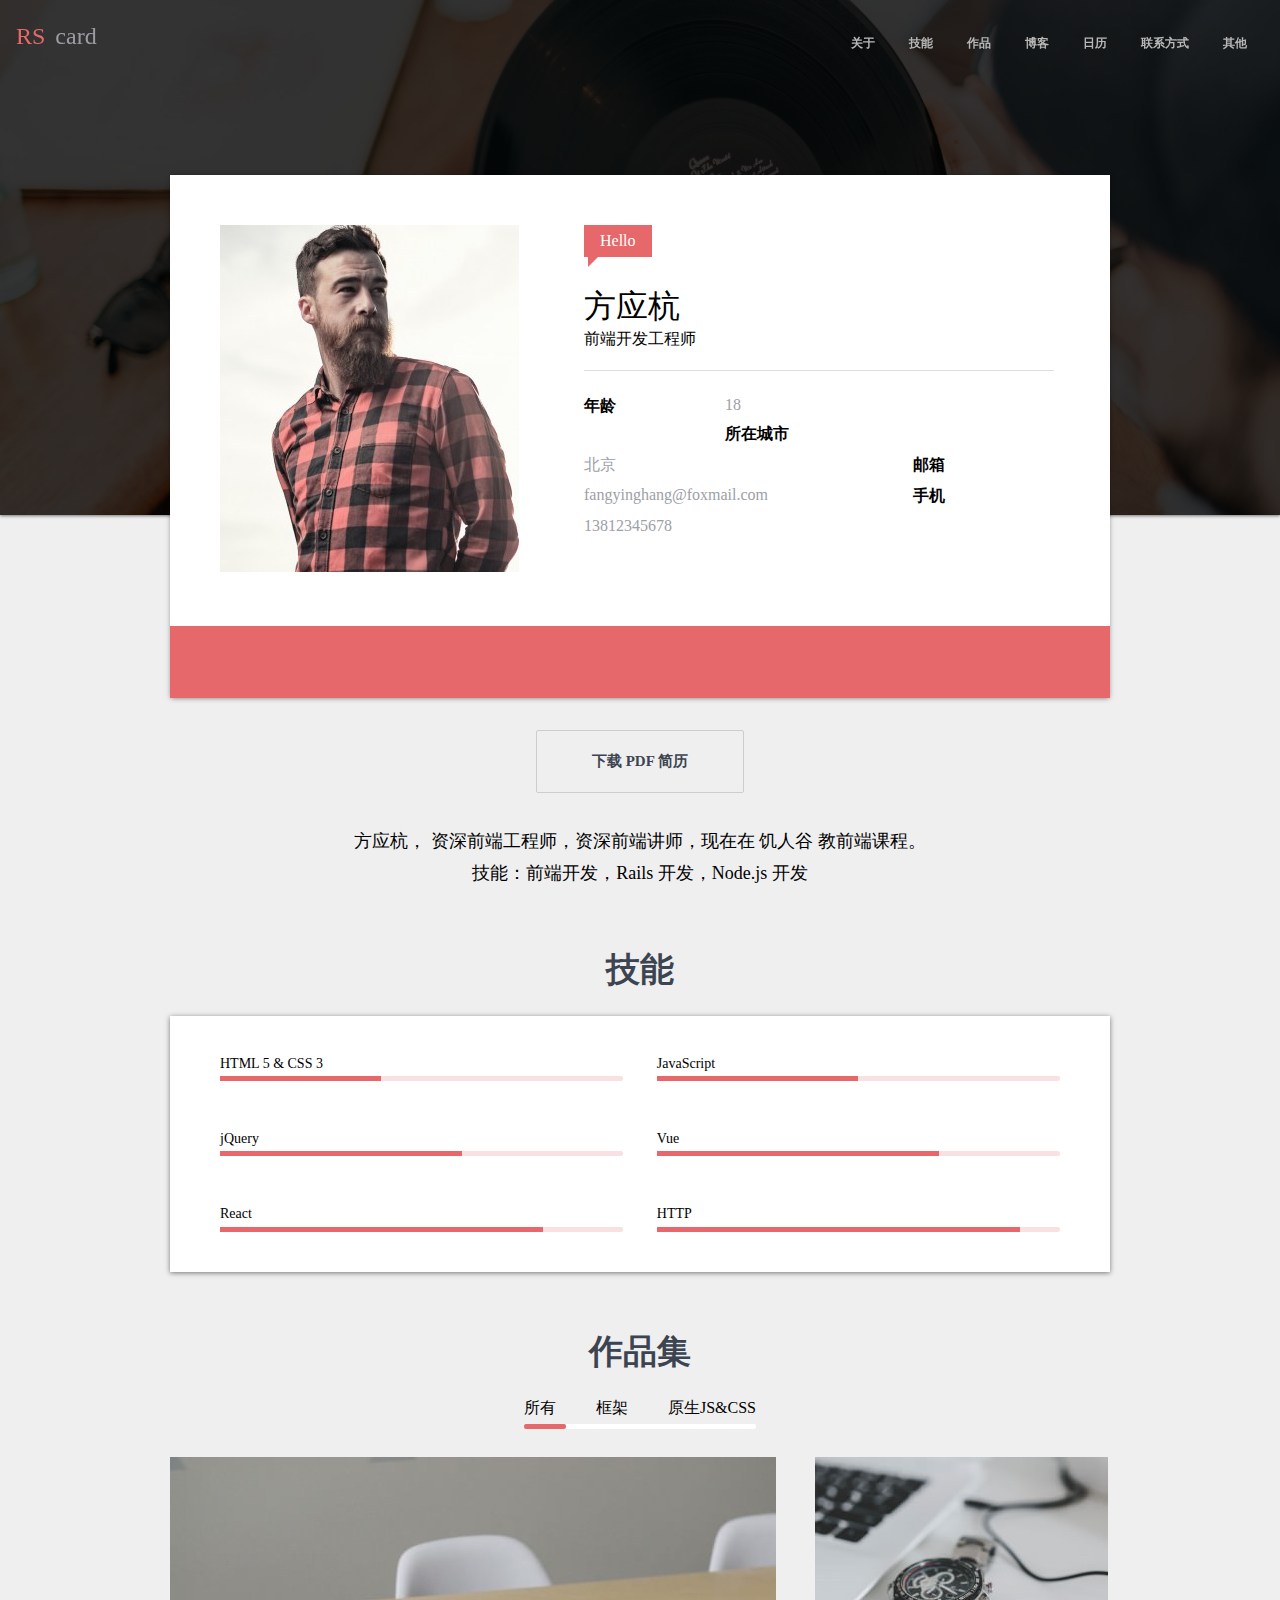
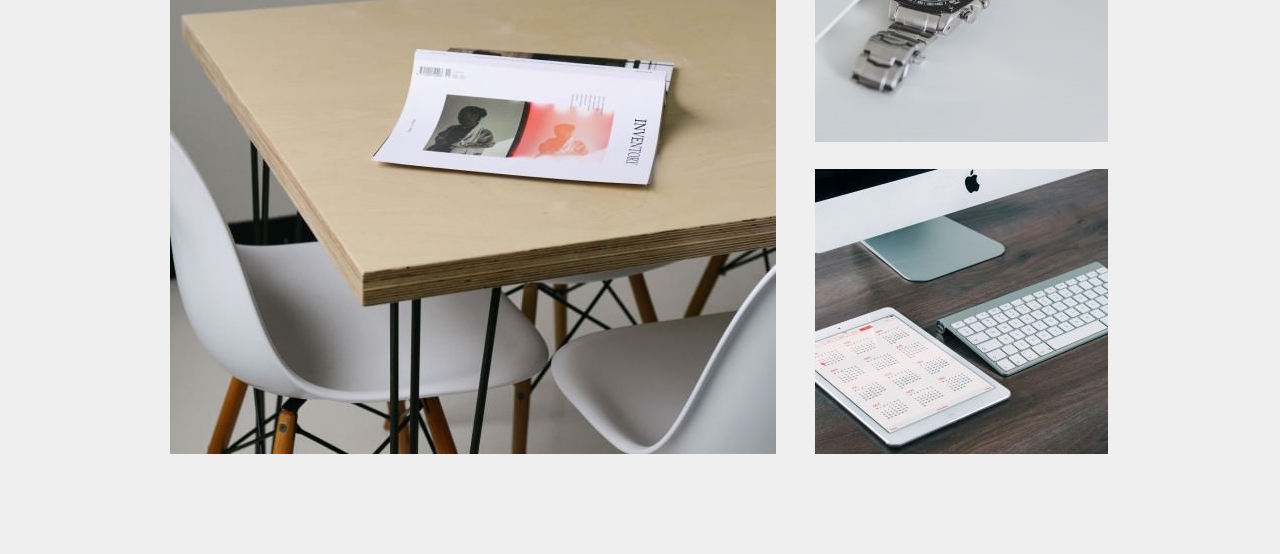
<file: index.html>
<!DOCTYPE html>
<html>

<head>
  <title>方方的个人简历</title>
  <link rel="stylesheet" href="./a.css">
  <script src="//at.alicdn.com/t/font_1127849_lb5omexgkyi.js"></script>
  <style type="text/css">
    .icon {
       width: 1em; height: 1em;
       vertical-align: -0.15em;
       fill: currentColor;
       overflow: hidden;
    }
</style>
</head>

<body >
  <div class="topNavBar">
    <div class="topNavBar-inner clearfix">
      <a class="logo" href="#" alt="logo" style="float: left;">
        <span class="rs">RS</span>
        <span class="card">card</span>
      </a>
      <nav style="float: right;">
        <ul class="clearfix">
          <li>
            <a href="#">关于</a>
          </li>
          <li>
            <a href="#">技能</a>
          </li>
          <li>
            <a href="#">作品</a>
          </li>
          <li>
            <a href="#">博客</a>
          </li>
          <li>
            <a href="#">日历</a>
          </li>
          <li>
            <a href="#">联系方式</a>
          </li>
          <li>
            <a href="#">其他</a>
          </li>
        </ul>
      </nav>
    </div>
  </div>
  <div class="banner">
    <div class="mask"></div>
  </div>
  <main class='clearfix'>
    <div class="userCard">
      <div class="pictureAndText clearfix">
        <div class="picture">
          <img src="./img/avatar.jpg" width=299 height=347 alt="头像">
        </div>
        <div class="text">
          <span class="welcome">Hello
            <span class="triangle"></span>
          </span>
          <h1>方应杭</h1>
          <p>前端开发工程师</p>
          <hr>
          <dl>
            <dt>年龄</dt>
            <dd>18</dd>
            <dt>所在城市</dt>
            <dd>北京</dd>
            <dt>邮箱</dt>
            <dd>fangyinghang@foxmail.com</dd>
            <dt>手机</dt>
            <dd>13812345678</dd>
          </dl>
        </div>
      </div>
      <footer class="media">
        <a href="#">
          <svg class="icon" aria-hidden="true">
              <use xlink:href="#icon-github1"></use>
          </svg>
        </a>
        <a href="#">
          <svg class="icon" aria-hidden="true">
              <use xlink:href="#icon-twitter"></use>
          </svg>
        </a>
        <a href="#">
          <svg class="icon" aria-hidden="true">
              <use xlink:href="#icon-weibo-copy"></use>
          </svg>
        </a>
      </footer>
    </div>
<p class="downlond-wrapper">
    <a class="downlondresume" href="./photo.pdf" target="_blank" download>下载 PDF 简历</a>
  </p>
    <p class="introduce">
      方应杭， 资深前端工程师，资深前端讲师，现在在 饥人谷 教前端课程。
      <br> 技能：前端开发，Rails 开发，Node.js 开发
    </p>

  </main>
  <section class="skill ">
    <h2>技能</h2>
    <ol class="clearfix">
      <li>
        <h3>HTML 5 &amp; CSS 3</h3>
        <div class="progressbar">
          <div class="progress" style="width:40%"></div>
        </div>       
      </li>
      <li>
        <h3>JavaScript</h3>
        <div class="progressbar">
            <div class="progress" style="width:50%"></div>
          </div>  
      </li>
      <li>
        <h3>jQuery</h3>
        <div class="progressbar">
            <div class="progress" style="width:60%"></div>
          </div>  
        </li>
      <li>
        <h3>Vue</h3>
        <div class="progressbar">
            <div class="progress" style="width:70%"></div>
          </div>  
        </li>
      <li>
        <h3>React</h3>
        <div class="progressbar">
            <div class="progress" style="width:80%"></div>
          </div>  
      </li>
      <li>
        <h3>HTTP</h3>
        <div class="progressbar">
            <div class="progress" style="width:90%"></div>
          </div>  
      </li>
    </ol>
  </section>
  <section class="production">
    <h2>作品集</h2>
    <nav>
      <ol class="clearfix">
        <li id="portfolio1">所有</li>
        <li id="portfolio2">框架</li>
        <li id="portfolio3">原生JS&amp;CSS</li>
      </ol>
      <div id="portfolioBar" class="bar state-1">
          <div class="progress"></div>
             </div>
    </nav>

    <script>
        portfolio1.onclick= function(){
          portfolioBar.className = 'bar state-1'
        }
        portfolio2.onclick= function(){
          portfolioBar.className = 'bar state-2'
        }
        portfolio3.onclick= function(){
          portfolioBar.className = 'bar state-3'
        }
      </script>

    <div class="jobs" style="height:597px;">
      <div class="big" style="top:0; left:0;">
        <img src="./img/1.jpg" alt="作品1" >
      </div>
      <div class="small" style="top:0; left:645px;">
        <img src="./img/2.jpg" alt="作品2" >
      </div>
      <div class="small" style="top:312px; left:645px;">
        <img src="./img/3.jpg" alt="作品3" >
      </div>
    </div>

  </section>
</body>

</html>
</file>
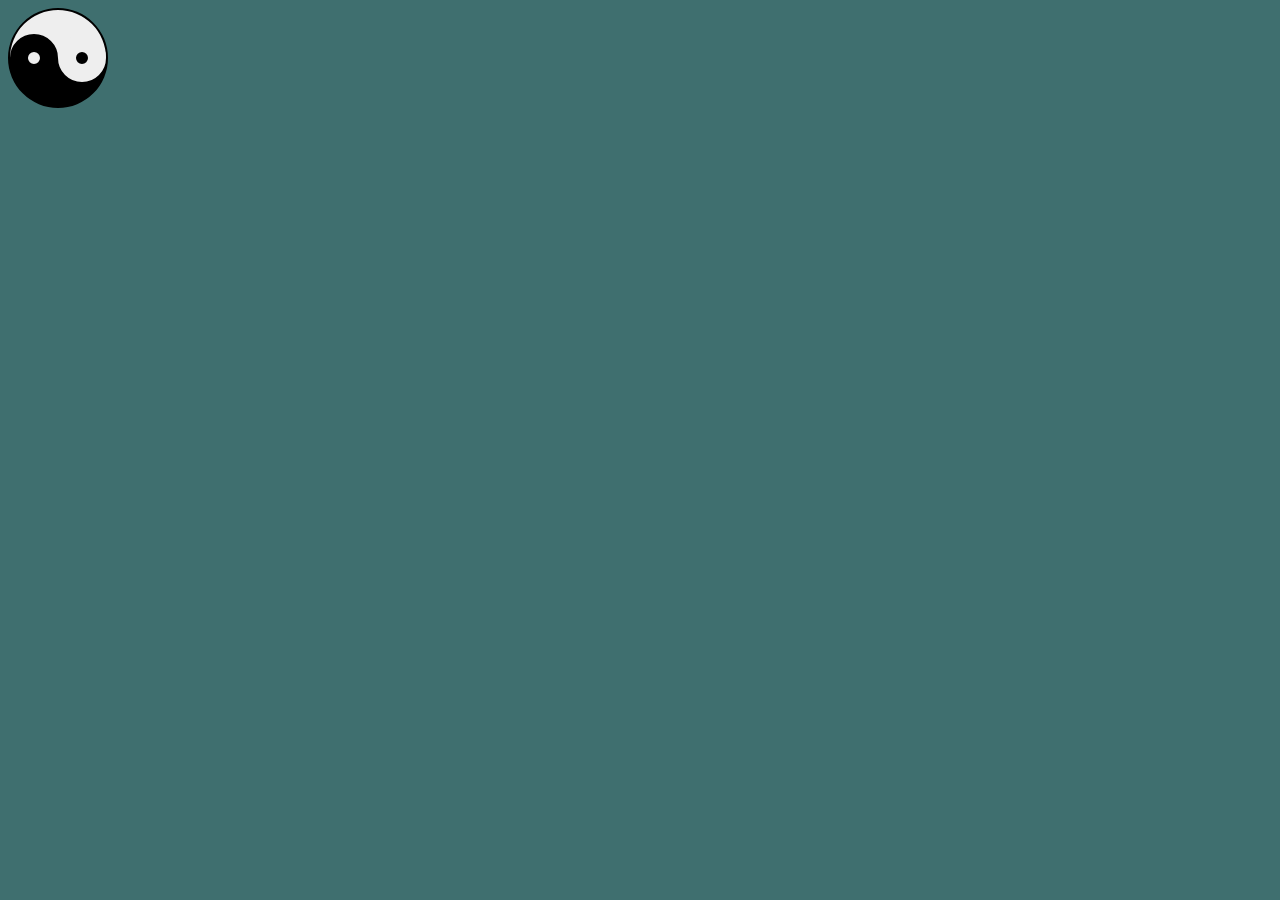
<file: taiji.html>
<!DOCTYPE html>
<html lang="en">
<head>
    <meta charset="UTF-8">
    <meta name="viewport" content="width=device-width, initial-scale=1.0">
    <meta http-equiv="X-UA-Compatible" content="ie=edge">
    <title>CSS taiji</title>
</head>
<style>
body {
    background-color: #3f6f6f;
    }

    .yinyang {
      width: 96px;
      box-sizing: content-box;
      height: 48px;
      background: #eee;
      border-color: #000;
      border-style: solid;
      border-width: 2px 2px 50px 2px;
      border-radius: 100%;
      position: relative;
    }
    .yinyang:before {
      content: "";
      position: absolute;
      top: 50%;
      left: 0;
      background: #eee;
      border: 18px solid #000;
      border-radius: 100%;
      width: 12px;
      height: 12px;
      box-sizing: content-box;
    }
    .yinyang:after {
      content: "";
      position: absolute;
      top: 50%;
      left: 50%;
      background: #000;
      border: 18px solid #eee;
      border-radius: 100%;
      width: 12px;
      height: 12px;
      box-sizing: content-box;
    }
</style>
<body>
    <div class="yinyang">

    </div>
</body>
</html>
</file>
<file: a.css>
body {
  background: #efefef;
  margin: 0px;
}
a {
  color: inherit;
  text-decoration: none;
}
* {
  margin: 0;
  padding: 0;
}
h1,h2,h3,h4,h5,h6 {
  font-weight: normal;
}
ol , 
ul {
  list-style: none;
}
hr {
  height: 0;
  border: none;
  border-top: 1px solid #dedede;
}

div {
  display:block;
}
.clearfix::after{
  content: '';
  display: block;
  clear: both;
}

.topNavBar{
  padding: 20px 0px;
  position: fixed;
  top: 0px;
  left: 0px;
  width: 100%;
  }
.topNavBar-inner {
  padding: 0 16px;
}
.topNavBar nav {
  padding-top: 7px;
}
  
.topNavBar nav > ul {
  list-style: none;
  margin: 0;
  padding: 0;
}
.topNavBar nav > ul > li {
float: left;
margin-left: 17px;
margin-right: 17px;
}
.topNavBar nav > ul > li > a {
  font-size: 12px;
  color: #b7b7b7;
  font-weight: bold;
  border-top: 3px solid transparent;
  border-bottom: 3px solid transparent;
  padding-top: 5px;
  padding-bottom: 5px;
  display: block;
}
.topNavBar nav > ul > li > a:hover {
  border-bottom: 3px solid #e06567;
}
.topNavBar .logo {
  font-size: 24px;
  font-family: 'arial black';
  padding-top: 3px;
  padding-bottom: 4px;
}
.topNavBar .logo .rs {
  margin-right: 4px;
  color: #e6686a;
}
.topNavBar .logo .card {
  color: #9a9da2;
}
.banner {
  height: 515px;
  background-image: url(./img/rs-cover.jpg);
  background-position: center center;
  background-size: cover;

}
.banner .mask {
  height: 515px;
  background-color: rgba(0,0,0,0.8);
  box-shadow: 0px 1px 3px 0px rgba(0,0,0,0.51);

}
.userCard {
  max-width: 940px;
  margin: 0 auto;
  background-color: #fff;
  box-shadow: 0px 1px 5px -1px rgba(0,0,0,0.51);

}
.userCard .welcome {
  background: #e6686a;
  color: white;
  display: inline-block;
  vertical-align: top;
  padding: 4px 16px;
  line-height: 24px;
  position: relative;
  margin-bottom: 10px;
}
.userCard .welcome .triangle {
  display: block;
  border: 10px solid transparent;
  width: 0px;
  border-left-color:  #e6686a;
  border-top-width: 0px;
  position: absolute;
  left: 4px;
  top: 100%;
}
.userCard .picture {
  float: left;
}
.userCard .text {
  float: left;
  margin-left: 65px;
  width: 470px;
}
.userCard .text h1 {
  margin-top: 18px;
}
.userCard .text hr {
  margin: 20px 0;
}
.userCard .pictureAndText {
  padding: 50px;
}
.userCard dl dt,
.userCard dl dd {
  float: left;
  padding: 5px 0;
}
.userCard dl dt {
  width: 30%;
  font-weight: bold;
}
.userCard dl dd {
  width: 70%;
  color: #9da0a7;
}
.userCard > footer.media {
  background: #e6686a;
  text-align: center;
}
.userCard > footer.media > a {
  display: inline-block;
  vertical-align: top;
  width: 40px;
  line-height: 30px;
  padding: 5px 0px;
  border-radius: 50%;
  margin: 16px;
}
.userCard > footer.media > a:hover{
  background: #cf5d5f;
}
.userCard svg {
  width: 30px;
  height: 30px;
  fill: white;
  vertical-align: top;

}
body > main {
  margin-top: -340px;
}
body > main .downlond-wrapper {
  text-align:center;

}
body > main .downlondresume {
  font-size: 15px;
  font-weight: bold;
  color: #3d4451;
  border: 1px solid #cbcdcf;
  border-radius: 2px;
  padding:21px 55px;
  margin-top:32px;
  margin-bottom:32px;
  display: inline-block;
  transition: 0.3s;
  vertical-align: top;

}
body > main .downlondresume:hover {
  box-shadow: 0px 4px 13px 0px rgba(0,0,0,0.2);
}
body > main .introduce{
  text-align: center;
  font-size: 18px;
  font-family: kai;
  line-height: 1.8;

}
.skill {
  max-width: 940px;
  margin: 0 auto;
  margin-top: 60px;
} 
section h2 {
text-align: center;
color:#3d4451;
font-size: 34px;
line-height: 1.2;
font-weight: 600;
margin-bottom:25px;
}

section h3 {
  font-size:14px;
  line-height:1.1;
  padding-top: 30px;
}

section > ol {
  padding:10px 50px 20px 50px;
  background-color: #fff;
  box-shadow: 0px 1px 5px 0px rgba(0, 0, 0, 0.5);

}

section > ol > li {
  float:left;
  width: 48%;
}

section > ol > li:nth-child(even) {
  float:right;
}

section .progressbar {
  height: 5px;
  background-color: #FAE1E1;
  margin:5px 0 20px;
  display: block;
  border-radius: 2px;

}

section .progress {
  height:5px;
  background: #e8676b;
}

.production {
 text-align: center;
 margin-top:60px;
 margin-left: auto;
 margin-right: auto;
 max-width: 940px;
 margin-bottom: 100px;
}

section > nav {
  display: inline-block;
  vertical-align: top;
  margin-bottom: 28px;

}
section > nav > ol > li {
  float:left;
  margin-left: 40px;
  cursor: pointer;
}
section > nav > ol > li:first-child {
  margin-left:0;
}

section.production > nav .bar {
  height: 5px;
  background: white;
  margin-top: 5px;
  border-radius: 2px;
}
section.production > nav .progress {
  height: 100%;
  background: #e6686a;
  border-radius: 2px;
  width: 18%;
  transition: all 0.3s;
}

section.production > nav .bar.state-1 .progress {
  margin-left: 0;
  width: 18%;
}
section.production > nav .bar.state-2 .progress {
  margin-left: 70px;
  width: 18%;
}
section.production > nav .bar.state-3 .progress {
  margin-left: 140px;
  width: 40%;
}

section.production > .jobs {
  position: relative;
  }
section.production > .jobs > .big,
section.production > .jobs > .small {
  position: absolute;
}
</file>
